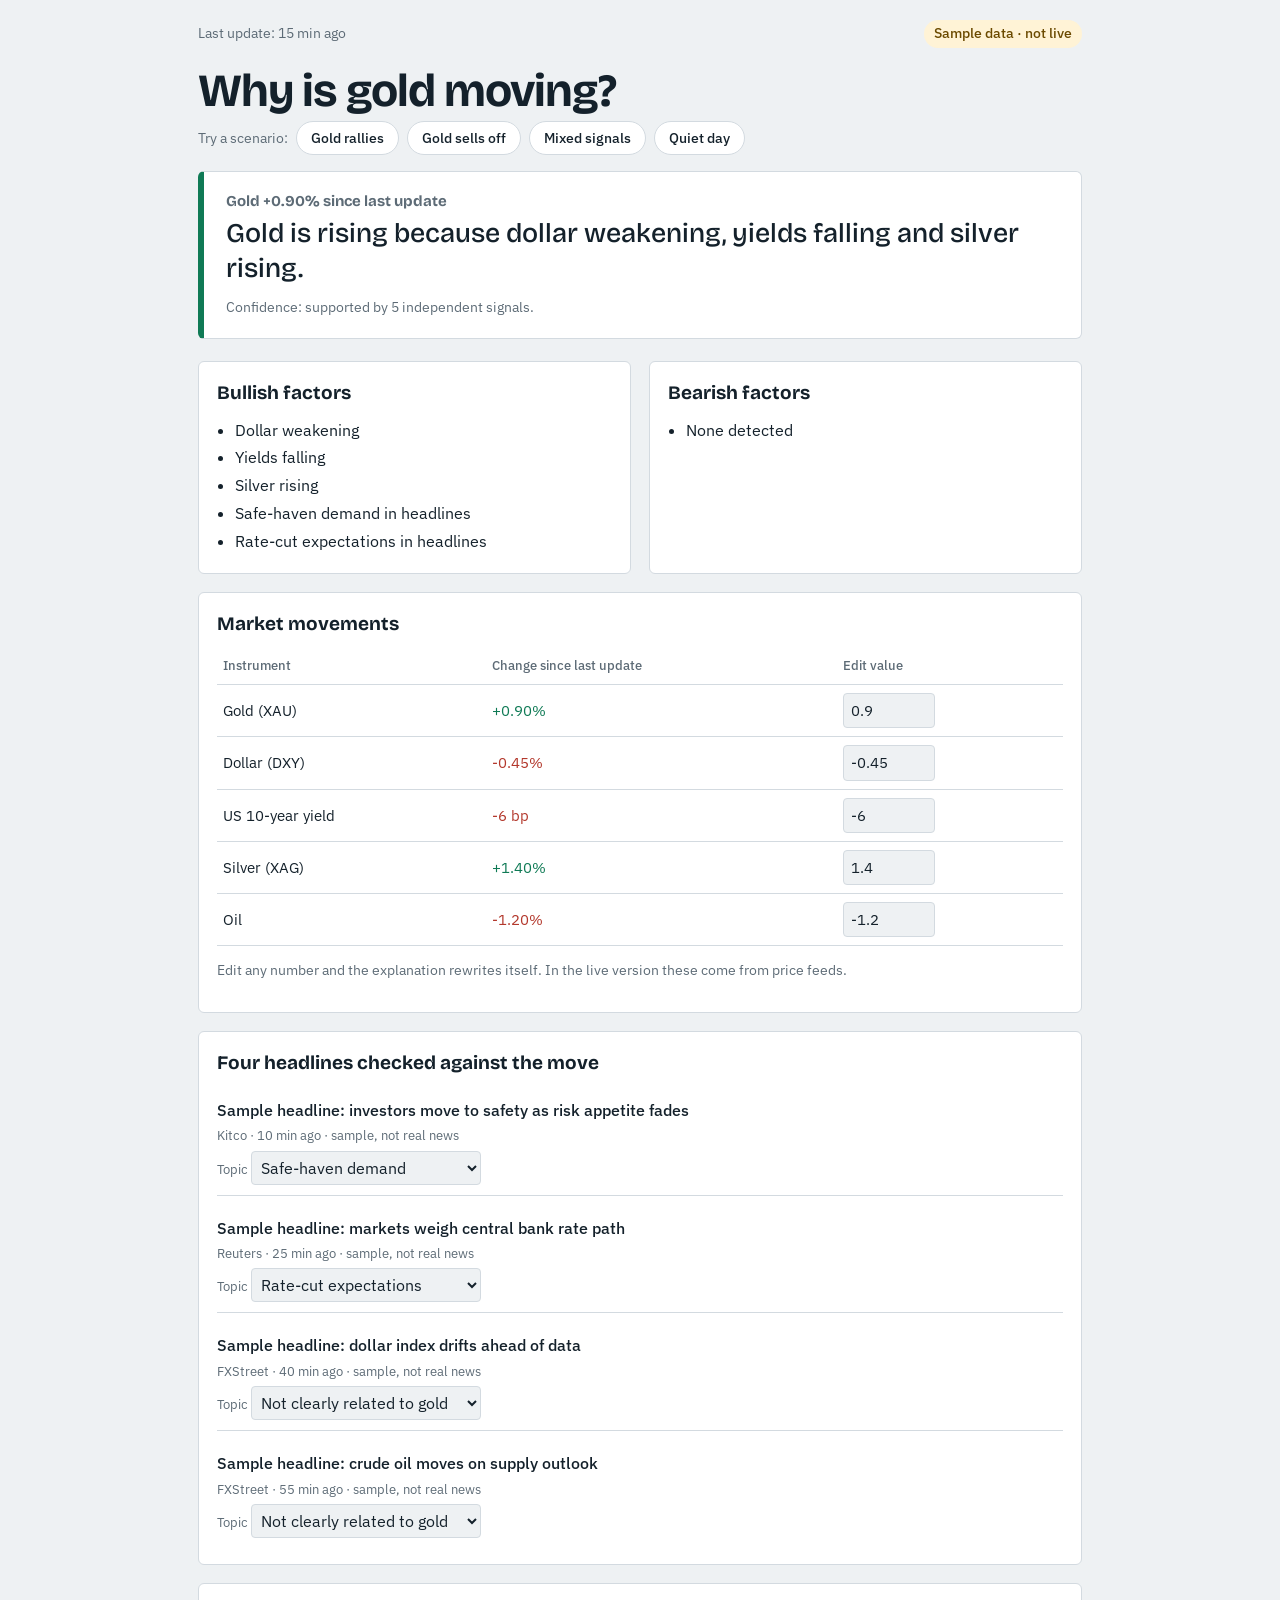
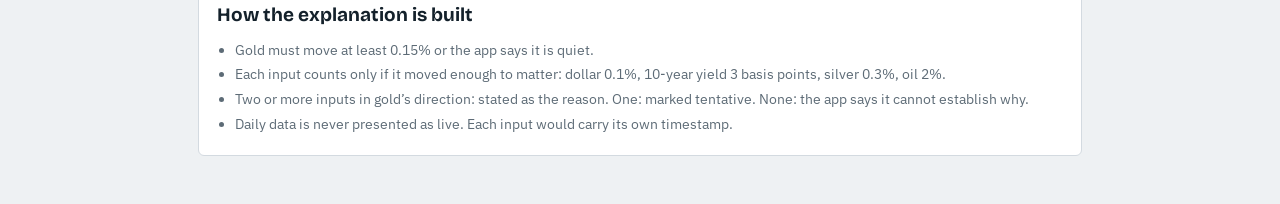
<file: Why is gold moving_.html>
<!DOCTYPE html>
<html lang="en">
<head>
<meta charset="utf-8">
<meta name="viewport" content="width=device-width, initial-scale=1, viewport-fit=cover">
<title>Why is gold moving?</title>
<link href="https://fonts.googleapis.com/css2?family=Bricolage+Grotesque:wght@500;700&family=IBM+Plex+Sans:wght@400;500&display=swap" rel="stylesheet">
<style>
:root{--bg:#eef1f3;--surf:#fff;--ink:#14212b;--mut:#5d6b76;--line:#d3dae0;--up:#0f7a55;--dn:#b3382c;--gold:#9a6b00;--warn:#fff3d6;--warnink:#6b4a00;
box-sizing:border-box;padding-top:env(safe-area-inset-top,0px);padding-bottom:env(safe-area-inset-bottom,0px)}
@media (prefers-color-scheme:dark){:root:not([data-theme="light"]){--bg:#0f1820;--surf:#17232d;--ink:#e8eef2;--mut:#93a3af;--line:#2a3a46;--up:#43c797;--dn:#f0827a;--gold:#e0b04a;--warn:#3a2e10;--warnink:#f0d48a;color-scheme:dark}}
:root[data-theme="dark"]{--bg:#0f1820;--surf:#17232d;--ink:#e8eef2;--mut:#93a3af;--line:#2a3a46;--up:#43c797;--dn:#f0827a;--gold:#e0b04a;--warn:#3a2e10;--warnink:#f0d48a;color-scheme:dark}
html{scroll-padding-top:env(safe-area-inset-top,0px)}
*{box-sizing:border-box}
body{margin:0;background:var(--bg);color:var(--ink);font:400 16px/1.55 "IBM Plex Sans",system-ui,sans-serif}
main{max-width:920px;margin:0 auto;padding:20px 18px 48px}
h1,h2{font-family:"Bricolage Grotesque",system-ui,sans-serif;margin:0}
.bar{display:flex;flex-wrap:wrap;gap:8px 14px;align-items:center;justify-content:space-between;font-size:14px;color:var(--mut)}
.badge{background:var(--warn);color:var(--warnink);padding:3px 10px;border-radius:999px;font-weight:500}
h1{font-size:clamp(30px,6vw,46px);line-height:1.08;margin:18px 0 6px;letter-spacing:-.02em}
.verdict{background:var(--surf);border:1px solid var(--line);border-left:6px solid var(--gold);border-radius:6px;padding:20px 22px;margin:14px 0 22px}
.verdict.up{border-left-color:var(--up)}.verdict.dn{border-left-color:var(--dn)}
.verdict .move{font:700 15px "Bricolage Grotesque",sans-serif;color:var(--mut);margin-bottom:6px}
.verdict p{font:500 clamp(20px,3.4vw,27px)/1.3 "Bricolage Grotesque",sans-serif;margin:0;max-width:34em}
.verdict small{display:block;margin-top:10px;color:var(--mut);font-size:14px}
.grid{display:grid;gap:18px;grid-template-columns:1fr 1fr}
@media(max-width:700px){.grid{grid-template-columns:1fr}}
section{background:var(--surf);border:1px solid var(--line);border-radius:6px;padding:16px 18px}
h2{font-size:19px;margin-bottom:10px}
ul{margin:0;padding-left:18px}li{margin:3px 0}
.u{color:var(--up)}.d{color:var(--dn)}
.wide{grid-column:1/-1}
.scroll{overflow-x:auto}
table{width:100%;border-collapse:collapse;font-size:15px}
th,td{text-align:left;padding:8px 6px;border-bottom:1px solid var(--line)}
th{font-weight:500;color:var(--mut);font-size:13px}
input[type=number]{width:92px;font:inherit;color:var(--ink);background:var(--bg);border:1px solid var(--line);border-radius:4px;padding:5px 7px}
select{font:inherit;color:var(--ink);background:var(--bg);border:1px solid var(--line);border-radius:4px;padding:5px;max-width:100%}
.hl{display:grid;gap:10px}
.hl div{display:grid;gap:4px;padding:10px 0;border-bottom:1px solid var(--line)}
.hl div:last-child{border:0}
.hl b{font-weight:500}.hl span{color:var(--mut);font-size:13px}
button{font:500 14px "IBM Plex Sans",sans-serif;color:var(--ink);background:var(--surf);border:1px solid var(--line);border-radius:999px;padding:7px 14px;cursor:pointer}
button:hover{border-color:var(--gold)}
:focus-visible{outline:3px solid var(--gold);outline-offset:2px}
.sc{display:flex;flex-wrap:wrap;gap:8px;margin:0 0 16px;align-items:center;font-size:14px;color:var(--mut)}
.rules{font-size:14px;color:var(--mut)}
</style>
</head>
<body>
<main>
<div class="bar"><span id="upd">Last update: 15 min ago</span><span class="badge" id="status">Sample data · not live</span></div>
<h1>Why is gold moving?</h1>
<div class="sc"><span>Try a scenario:</span>
<button data-s="rally">Gold rallies</button><button data-s="sell">Gold sells off</button><button data-s="mixed">Mixed signals</button><button data-s="flat">Quiet day</button></div>

<div class="verdict" id="verdict" aria-live="polite">
<div class="move" id="move"></div><p id="text"></p><small id="conf"></small></div>

<div class="grid">
<section><h2>Bullish factors</h2><ul id="bull"></ul></section>
<section><h2>Bearish factors</h2><ul id="bear"></ul></section>

<section class="wide"><h2>Market movements</h2>
<div class="scroll"><table>
<thead><tr><th>Instrument</th><th>Change since last update</th><th>Edit value</th></tr></thead>
<tbody id="rows"></tbody></table></div>
<p class="rules">Edit any number and the explanation rewrites itself. In the live version these come from price feeds.</p></section>

<section class="wide"><h2>Four headlines checked against the move</h2>
<div class="hl" id="hl"></div></section>

<section class="wide"><h2>How the explanation is built</h2>
<ul class="rules">
<li>Gold must move at least 0.15% or the app says it is quiet.</li>
<li>Each input counts only if it moved enough to matter: dollar 0.1%, 10-year yield 3 basis points, silver 0.3%, oil 2%.</li>
<li>Two or more inputs in gold’s direction: stated as the reason. One: marked tentative. None: the app says it cannot establish why.</li>
<li>Daily data is never presented as live. Each input would carry its own timestamp.</li>
</ul></section>
</div>
</main>
<script>
var S={
rally:{gold:0.9,dxy:-0.45,y10:-6,silver:1.4,oil:-1.2,tags:["haven","cut","none","none"]},
sell:{gold:-0.8,dxy:0.5,y10:7,silver:-1.1,oil:0.4,tags:["hawk","hawk","none","none"]},
mixed:{gold:0.7,dxy:0.3,y10:2,silver:0.1,oil:0.5,tags:["none","none","none","none"]},
flat:{gold:0.05,dxy:0.02,y10:0,silver:0.1,oil:0.3,tags:["none","none","none","none"]}};
var TAGS={none:"Not clearly related to gold",haven:"Safe-haven demand",cut:"Rate-cut expectations",hawk:"Hawkish Fed or strong data"};
var HEADS=[["Sample headline: investors move to safety as risk appetite fades","Kitco","10 min ago"],
["Sample headline: markets weigh central bank rate path","Reuters","25 min ago"],
["Sample headline: dollar index drifts ahead of data","FXStreet","40 min ago"],
["Sample headline: crude oil moves on supply outlook","FXStreet","55 min ago"]];
var st=JSON.parse(JSON.stringify(S.rally));
var ROWS=[["gold","Gold (XAU)","%"],["dxy","Dollar (DXY)","%"],["y10","US 10-year yield","bp"],["silver","Silver (XAG)","%"],["oil","Oil","%"]];
function fmt(v,u){return (v>0?"+":"")+v.toFixed(u==="bp"?0:2)+(u==="bp"?" bp":"%")}
function esc(s){return String(s).replace(/[&<>]/g,function(c){return{"&":"&amp;","<":"&lt;",">":"&gt;"}[c]})}
function build(){
 document.getElementById("rows").innerHTML=ROWS.map(function(r){
  return '<tr><td>'+r[1]+'</td><td id="c-'+r[0]+'"></td><td><input type="number" step="'+(r[2]==="bp"?1:0.05)+'" data-k="'+r[0]+'" value="'+st[r[0]]+'" aria-label="'+r[1]+' change"></td></tr>'}).join("");
 document.getElementById("hl").innerHTML=HEADS.map(function(h,i){
  var o=Object.keys(TAGS).map(function(k){return '<option value="'+k+'"'+(st.tags[i]===k?" selected":"")+'>'+TAGS[k]+'</option>'}).join("");
  return '<div><b>'+esc(h[0])+'</b><span>'+h[1]+' · '+h[2]+' · sample, not real news</span><label><span>Topic </span><select data-t="'+i+'">'+o+'</select></label></div>'}).join("");
 document.querySelectorAll("[data-k]").forEach(function(e){e.oninput=function(){st[e.dataset.k]=parseFloat(e.value)||0;render()}});
 document.querySelectorAll("[data-t]").forEach(function(e){e.onchange=function(){st.tags[e.dataset.t]=e.value;render()}});
 render()}
function render(){
 ROWS.forEach(function(r){var el=document.getElementById("c-"+r[0]),v=st[r[0]];el.textContent=fmt(v,r[2]);el.className=v>0?"u":v<0?"d":""});
 var g=st.gold,dir=Math.abs(g)<0.15?0:(g>0?1:-1),bull=[],bear=[];
 function add(c,t,hi,lo){if(c>=hi)bull.push(t[0]);else if(c<=lo)bear.push(t[1])}
 if(st.dxy<=-0.1)bull.push("Dollar weakening");else if(st.dxy>=0.1)bear.push("Dollar strengthening");
 if(st.y10<=-3)bull.push("Yields falling");else if(st.y10>=3)bear.push("Yields rising");
 if(st.silver>=0.3)bull.push("Silver rising");else if(st.silver<=-0.3)bear.push("Silver weakening");
 if(st.oil>=2)bull.push("Oil rising");else if(st.oil<=-2)bear.push("Oil falling");
 st.tags.forEach(function(t){if(t==="haven")bull.push("Safe-haven demand in headlines");if(t==="cut")bull.push("Rate-cut expectations in headlines");if(t==="hawk")bear.push("Hawkish Fed or strong data in headlines")});
 var sup=dir>0?bull:dir<0?bear:[],opp=dir>0?bear:dir<0?bull:[];
 var word=dir>0?"rising":"falling",v=document.getElementById("verdict");
 v.className="verdict"+(dir>0?" up":dir<0?" dn":"");
 document.getElementById("move").textContent="Gold "+fmt(g,"%")+" since last update";
 var t,c;
 if(dir===0){t="Gold is little changed. Nothing here points to a clear driver.";c="Evidence: not needed, the move is too small to explain."}
 else if(sup.length>=2){t="Gold is "+word+" because "+sup.slice(0,3).join(", ").toLowerCase().replace(/, ([^,]*)$/," and $1")+".";c="Confidence: supported by "+sup.length+" independent signals."+(opp.length?" Working against it: "+opp.join(", ").toLowerCase()+".":"")}
 else if(sup.length===1){t="Gold is "+word+", and the only supporting signal is "+sup[0].toLowerCase()+".";c="Confidence: low. One signal is not enough to be sure."}
 else{t="Gold is "+word+" but the tracked inputs do not explain it. The reason is not established.";c="The app will not guess. "+(opp.length?"The inputs actually point the other way: "+opp.join(", ").toLowerCase()+".":"No other input moved enough to matter.")}
 document.getElementById("text").textContent=t;document.getElementById("conf").textContent=c;
 function ul(id,a){document.getElementById(id).innerHTML=a.length?a.map(function(x){return"<li>"+esc(x)+"</li>"}).join(""):"<li>None detected</li>"}
 ul("bull",bull);ul("bear",bear)}
document.querySelectorAll("[data-s]").forEach(function(b){b.onclick=function(){st=JSON.parse(JSON.stringify(S[b.dataset.s]));build()}});
build();
</script>
</body>
</html>
</file>
